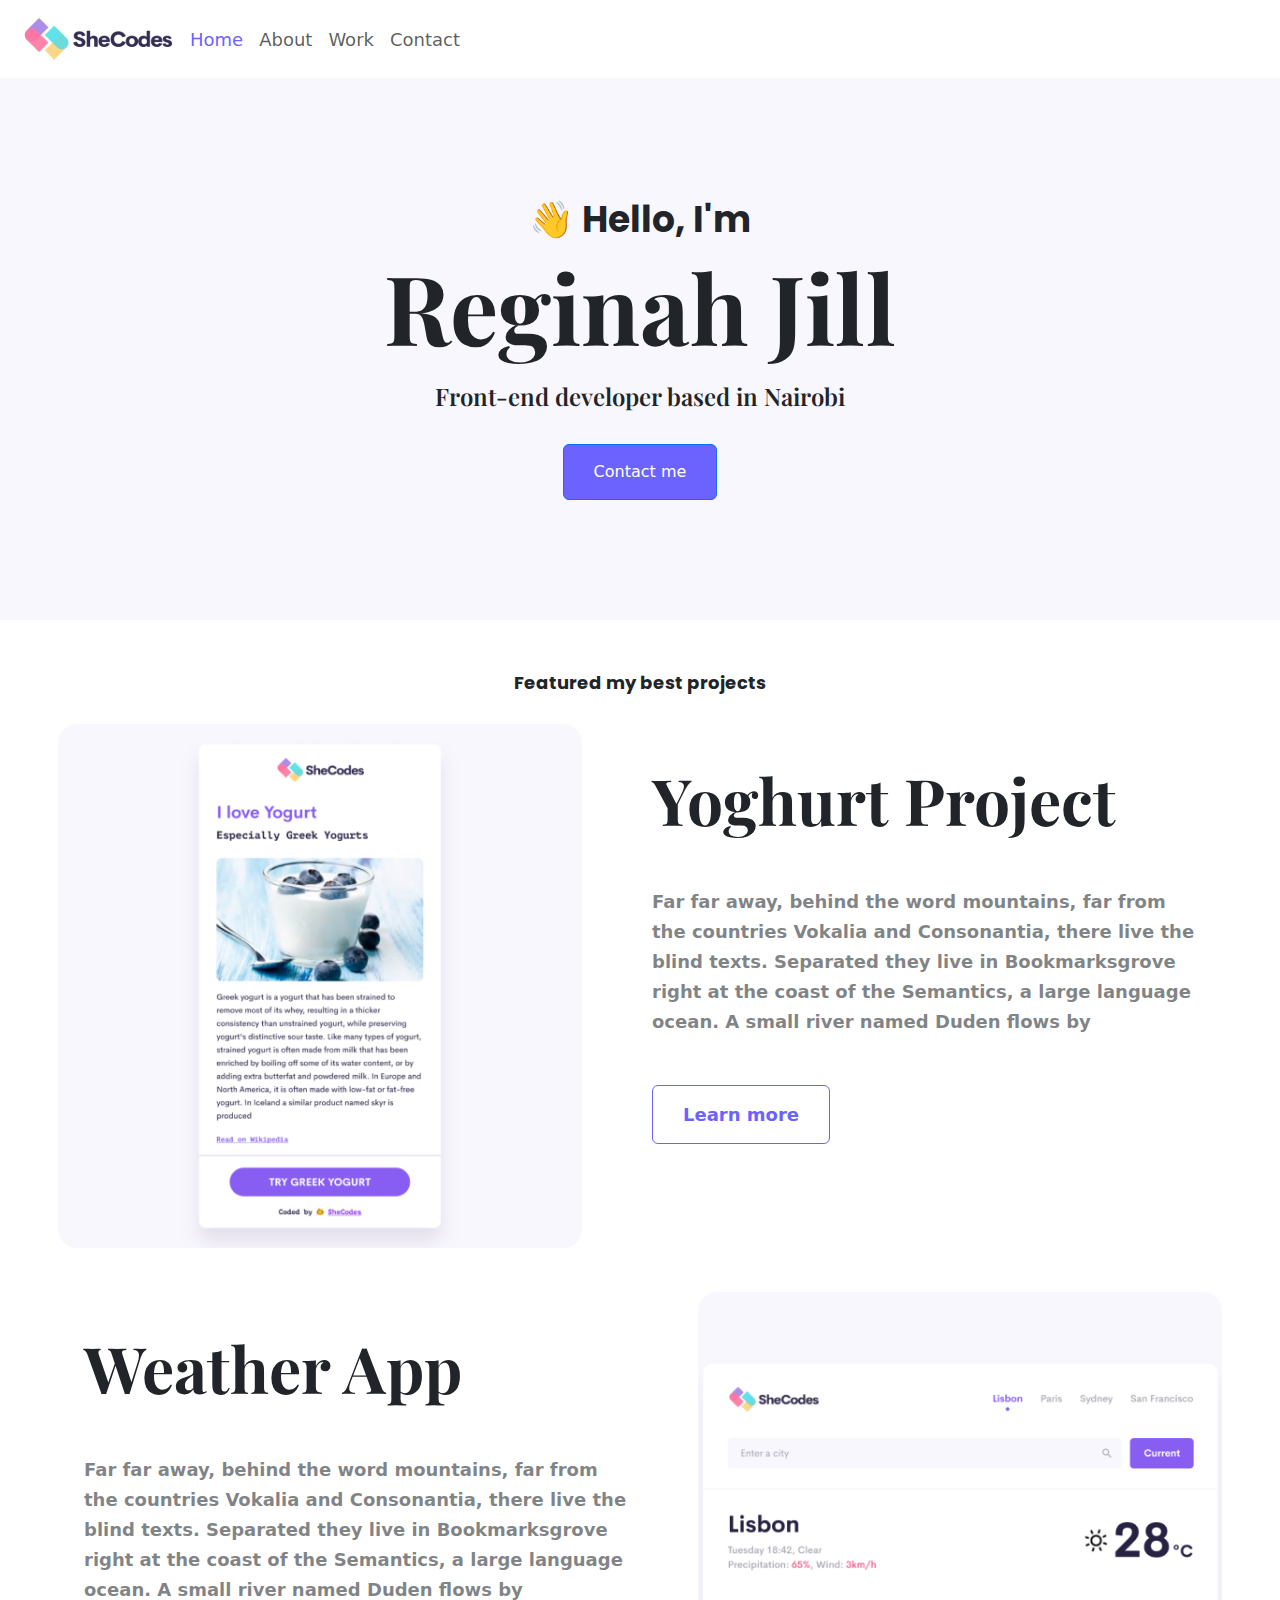
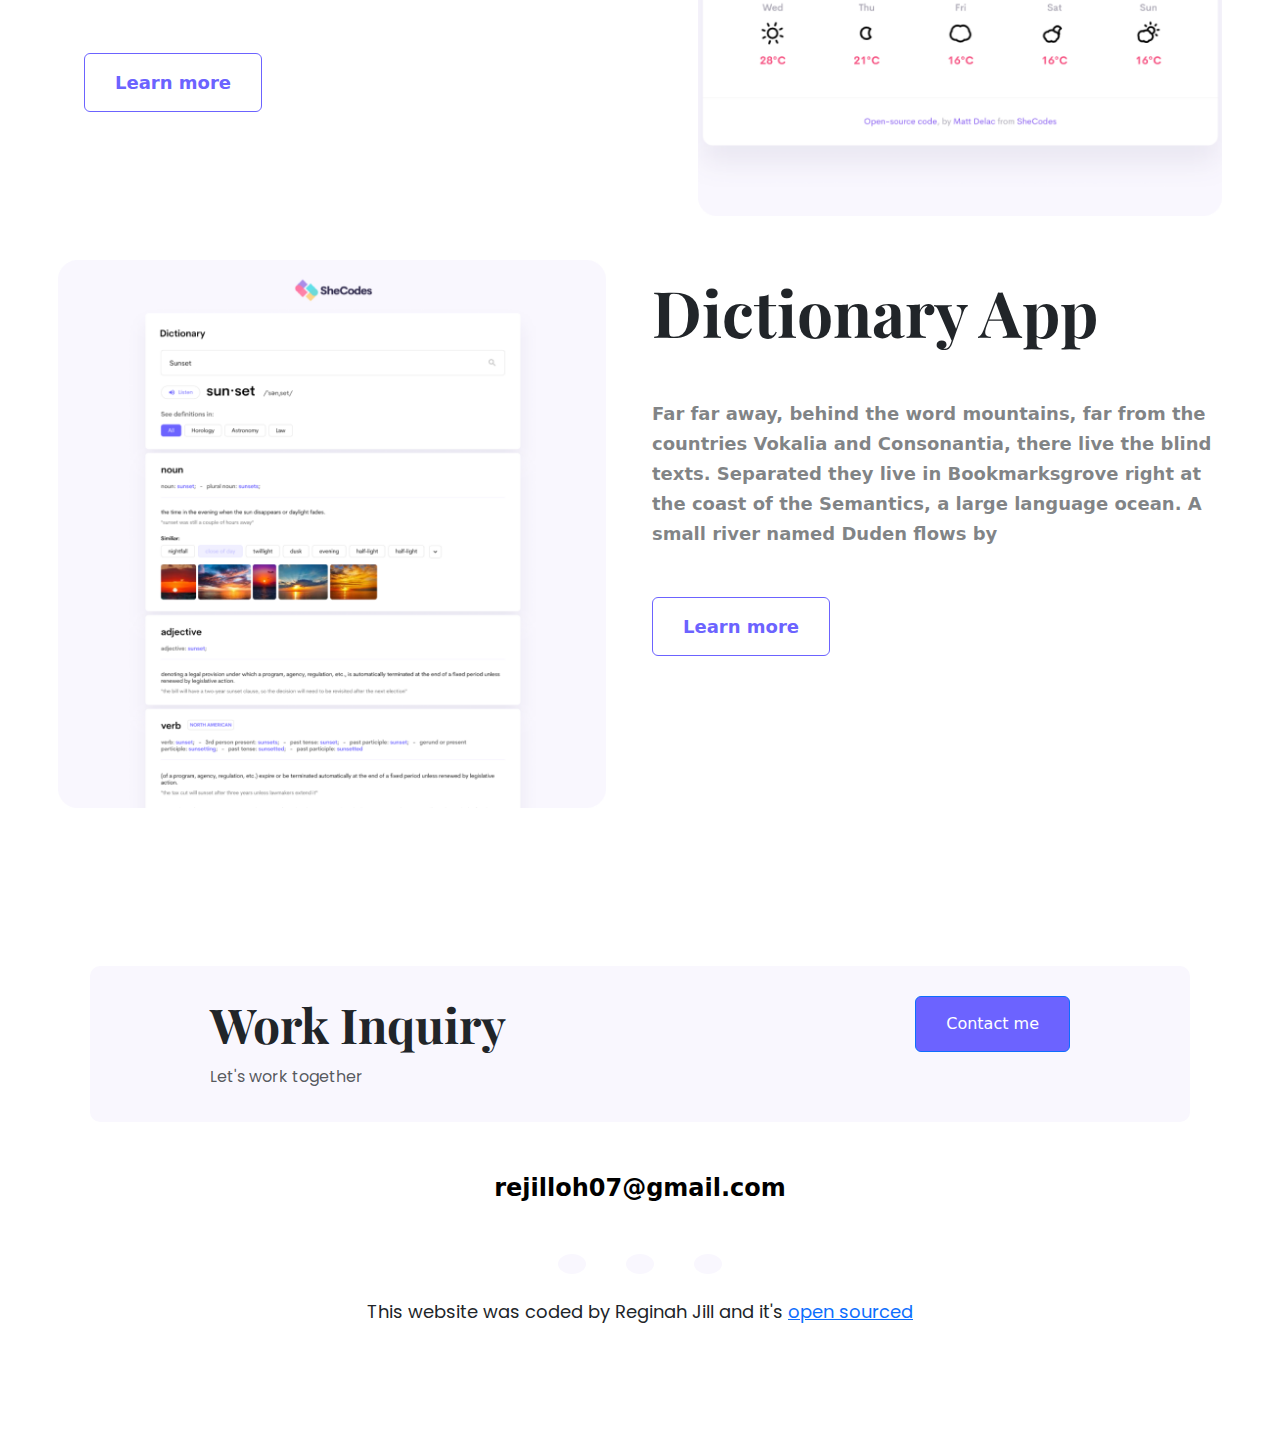
<file: index.html>
<!DOCTYPE html>
<html lang="en">
  <head>
    <meta charset="UTF-8" />
    <meta name="viewport" content="width=device-width, initial-scale=1.0" />
    <link
      href="https://cdn.jsdelivr.net/npm/bootstrap@5.3.3/dist/css/bootstrap.min.css"
      rel="stylesheet"
      integrity="sha384-QWTKZyjpPEjISv5WaRU9OFeRpok6YctnYmDr5pNlyT2bRjXh0JMhjY6hW+ALEwIH"
      crossorigin="anonymous"
    />
    <script
      src="https://cdn.jsdelivr.net/npm/bootstrap@5.3.3/dist/js/bootstrap.bundle.min.js"
      integrity="sha384-YvpcrYf0tY3lHB60NNkmXc5s9fDVZLESaAA55NDzOxhy9GkcIdslK1eN7N6jIeHz"
      crossorigin="anonymous"
    ></script>
    <link
      rel="stylesheet"
      href="https://cdnjs.cloudflare.com/ajax/libs/font-awesome/6.5.2/css/all.min.css"
      integrity="sha512-SnH5WK+bZxgPHs44uWIX+LLJAJ9/2PkPKZ5QiAj6Ta86w+fsb2TkcmfRyVX3pBnMFcV7oQPJkl9QevSCWr3W6A=="
      crossorigin="anonymous"
      referrerpolicy="no-referrer"
    />
    <meta
      name="description"
      content="About her, her projects and how to contact her"
    />
    <link rel="stylesheet" href="styles.css" />
    <title>Front-end developer- Reginah Jill</title>
  </head>
  <body>
    <nav class="navbar navbar-expand-lg bg-body-tertiary">
      <div class="container-fluid">
        <img src="images/logo.png" alt="SheCodes logo" class="img-fluid" />
        <button
          class="navbar-toggler"
          type="button"
          data-bs-toggle="collapse"
          data-bs-target="#navbarNavAltMarkup"
          aria-controls="navbarNavAltMarkup"
          aria-expanded="false"
          aria-label="Toggle navigation"
        >
          <span class="navbar-toggler-icon"></span>
        </button>
        <div class="collapse navbar-collapse" id="navbarNavAltMarkup">
          <div class="navbar-nav">
            <a class="nav-link active" aria-current="page" href="index.html"
              >Home</a
            >
            <a class="nav-link" href="about.html">About</a>
            <a class="nav-link" href="work.html">Work</a>
            <a class="nav-link" href="contact.html">Contact</a>
          </div>
        </div>
      </div>
    </nav>

    <div class="hero">
      <h4>👋 Hello, I'm</h4>
      <h1>Reginah Jill</h1>
      <p class="mb-4">Front-end developer based in Nairobi</p>
      <a href="contact.html" class="btn btn-primary" title="Contacts"
        >Contact me</a
      >
    </div>

    <!--projects-->
    <section class="projects">
      <div class="projects-container p-5">
        <p class="text">Featured my best projects</p>
        <div class="row mb-4">
          <div class="col d-none d-lg-block">
            <img src="images/yoghurt.png" alt="Yoghurt" class="img-fluid" />
          </div>
          <div class="col p-5 yoghurt">
            <h1 class="description">Yoghurt Project</h1>
            <p class="description-text text-muted opacity-75">
              Far far away, behind the word mountains, far from the countries
              Vokalia and Consonantia, there live the blind texts. Separated
              they live in Bookmarksgrove right at the coast of the Semantics, a
              large language ocean. A small river named Duden flows by
            </p>
            <a href="work.html" class="btn learn-more" title="More information"
              >Learn more</a
            >
          </div>
        </div>

        <div class="row mb-4">
          <div class="col p-5 weather-app">
            <h1 class="description">Weather App</h1>
            <p class="description-text text-muted opacity-75">
              Far far away, behind the word mountains, far from the countries
              Vokalia and Consonantia, there live the blind texts. Separated
              they live in Bookmarksgrove right at the coast of the Semantics, a
              large language ocean. A small river named Duden flows by
            </p>
            <a href="work.html" class="btn learn-more" title="More information"
              >Learn more</a
            >
          </div>
          <div class="col d-none d-lg-block">
            <img
              src="images/weather-app.png"
              alt="Weather-app"
              class="img-fluid"
            />
          </div>
        </div>

        <div class="row">
          <div class="col d-none d-lg-block">
            <img
              src="images/dictionary.png"
              alt="dictionary"
              class="img-fluid"
            />
          </div>
          <div class="col p-4 dictionary">
            <h1 class="description">Dictionary App</h1>
            <p class="description-text text-muted opacity-75">
              Far far away, behind the word mountains, far from the countries
              Vokalia and Consonantia, there live the blind texts. Separated
              they live in Bookmarksgrove right at the coast of the Semantics, a
              large language ocean. A small river named Duden flows by
            </p>
            <a href="work.html" class="btn learn-more" title="More information"
              >Learn more</a
            >
          </div>
        </div>
      </div>
    </section>
    <footer class="container">
      <div class="contact-box d-none d-md-flex justify-content-between mb-5">
        <div>
          <h3 class="footer-h3">Work Inquiry</h3>
          <p class="footer-p text-muted">Let's work together</p>
        </div>
        <div>
          <a href="contact.html" class="btn btn-primary">Contact me</a>
        </div>
      </div>
      <div class="d-flex justify-content-center mb-5">
        <a href="mailto:rejilloh07@gmail.com" class="email"
          >rejilloh07@gmail.com</a
        >
      </div>
      <div class="social-media d-flex justify-content-center">
        <a href="https://github.com/jill-7" target="_blank">
          <i class="fa-brands fa-github"></i>
        </a>
        <a
          href="https://www.instagram.com/_ja.mal7?igsh=MW93ajZmMjRrc2J3Yg=="
          target="_blank"
        >
          <i class="fa-brands fa-instagram"></i>
        </a>
        <a href="https://x.com/_heyyounotyou?s=08" target="_blank">
          <i class="fa-brands fa-twitter"></i>
        </a>
      </div>
      <p class="text-center mt-4">
        This website was coded by Reginah Jill and it's
        <a href="https://github.com/jill-7/portfolio-project" target="_blank"
          >open sourced</a
        >
      </p>
    </footer>
  </body>
</html>
</file>
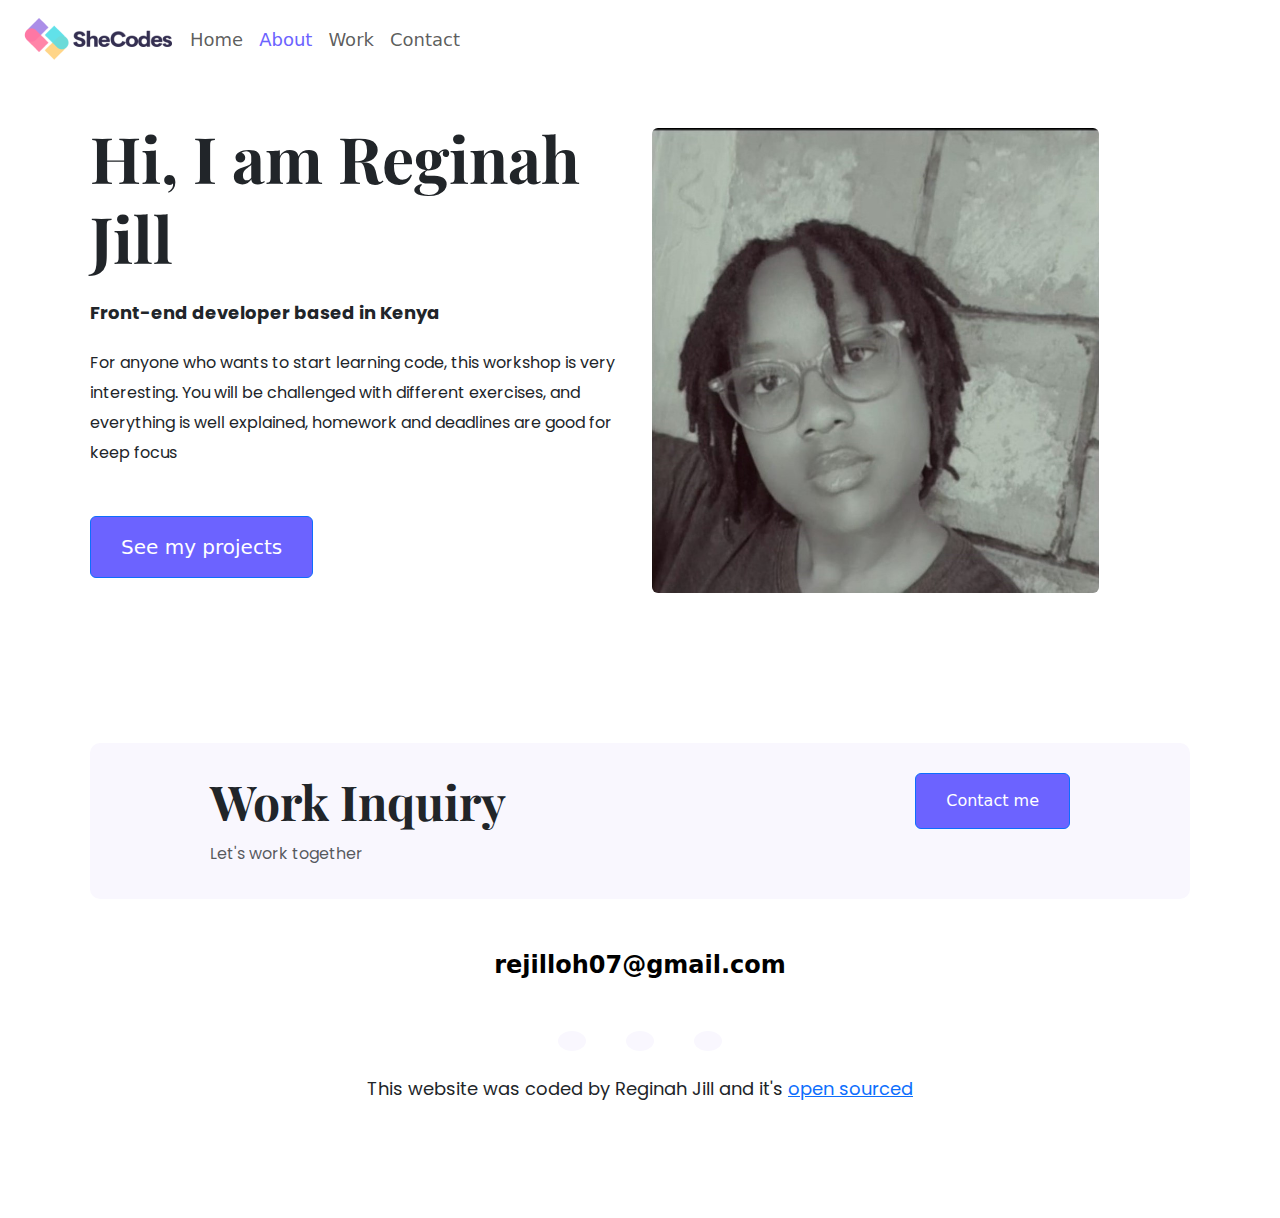
<file: about.html>
<!DOCTYPE html>
<html lang="en">
  <head>
    <meta charset="UTF-8" />
    <meta name="viewport" content="width=device-width, initial-scale=1.0" />
    <link
      href="https://cdn.jsdelivr.net/npm/bootstrap@5.3.3/dist/css/bootstrap.min.css"
      rel="stylesheet"
      integrity="sha384-QWTKZyjpPEjISv5WaRU9OFeRpok6YctnYmDr5pNlyT2bRjXh0JMhjY6hW+ALEwIH"
      crossorigin="anonymous"
    />
    <script
      src="https://cdn.jsdelivr.net/npm/bootstrap@5.3.3/dist/js/bootstrap.bundle.min.js"
      integrity="sha384-YvpcrYf0tY3lHB60NNkmXc5s9fDVZLESaAA55NDzOxhy9GkcIdslK1eN7N6jIeHz"
      crossorigin="anonymous"
    ></script>
    <link
      rel="stylesheet"
      href="https://cdnjs.cloudflare.com/ajax/libs/font-awesome/6.5.2/css/all.min.css"
      integrity="sha512-SnH5WK+bZxgPHs44uWIX+LLJAJ9/2PkPKZ5QiAj6Ta86w+fsb2TkcmfRyVX3pBnMFcV7oQPJkl9QevSCWr3W6A=="
      crossorigin="anonymous"
      referrerpolicy="no-referrer"
    />
    <link rel="stylesheet" href="styles.css" />
    <title>About Jill</title>
  </head>
  <body>
    <nav class="navbar navbar-expand-lg bg-body-tertiary">
      <div class="container-fluid">
        <img src="images/logo.png" alt="SheCodes logo" class="img-fluid" />
        <button
          class="navbar-toggler"
          type="button"
          data-bs-toggle="collapse"
          data-bs-target="#navbarNavAltMarkup"
          aria-controls="navbarNavAltMarkup"
          aria-expanded="false"
          aria-label="Toggle navigation"
        >
          <span class="navbar-toggler-icon"></span>
        </button>
        <div class="collapse navbar-collapse" id="navbarNavAltMarkup">
          <div class="navbar-nav">
            <a class="nav-link" aria-current="page" href="index.html">Home</a>
            <a class="nav-link active" href="about.html">About</a>
            <a class="nav-link" href="work.html">Work</a>
            <a class="nav-link" href="contact.html">Contact</a>
          </div>
        </div>
      </div>
    </nav>

    <div class="container">
      <div class="row">
        <div class="col">
          <h1 class="about-h1 mb-4">Hi, I am Reginah Jill</h1>
          <h2 class="about-h2">Front-end developer based in Kenya</h2>
          <p class="mb-5 about-p">
            For anyone who wants to start learning code, this workshop is very
            interesting. You will be challenged with different exercises, and
            everything is well explained, homework and deadlines are good for
            keep focus
          </p>
          <a href="work.html" class="btn btn-primary fs-5" title="My work"
            >See my projects</a
          >
        </div>
        <div class="col img-fluid">
          <img src="images/jilloh.jpg" alt="My image" class="image" />
        </div>
      </div>
    </div>
    <footer class="container">
      <div class="contact-box d-none d-md-flex justify-content-between mb-5">
        <div>
          <h3 class="footer-h3">Work Inquiry</h3>
          <p class="footer-p text-muted">Let's work together</p>
        </div>
        <div>
          <a href="contact.html" class="btn btn-primary">Contact me</a>
        </div>
      </div>
      <div class="d-flex justify-content-center mb-5">
        <a href="mailto:rejilloh07@gmail.com" class="email"
          >rejilloh07@gmail.com</a
        >
      </div>
      <div class="social-media d-flex justify-content-center">
        <a href="https://github.com/jill-7" target="_blank">
          <i class="fa-brands fa-github"></i>
        </a>
        <a
          href="https://www.instagram.com/_ja.mal7?igsh=MW93ajZmMjRrc2J3Yg=="
          target="_blank"
        >
          <i class="fa-brands fa-instagram"></i>
        </a>
        <a href="https://x.com/_heyyounotyou?s=08" target="_blank">
          <i class="fa-brands fa-twitter"></i>
        </a>
      </div>
      <p class="text-center mt-4">
        This website was coded by Reginah Jill and it's
        <a href="https://github.com/jill-7/portfolio-project" target="_blank"
          >open sourced</a
        >
      </p>
    </footer>
  </body>
</html>
</file>
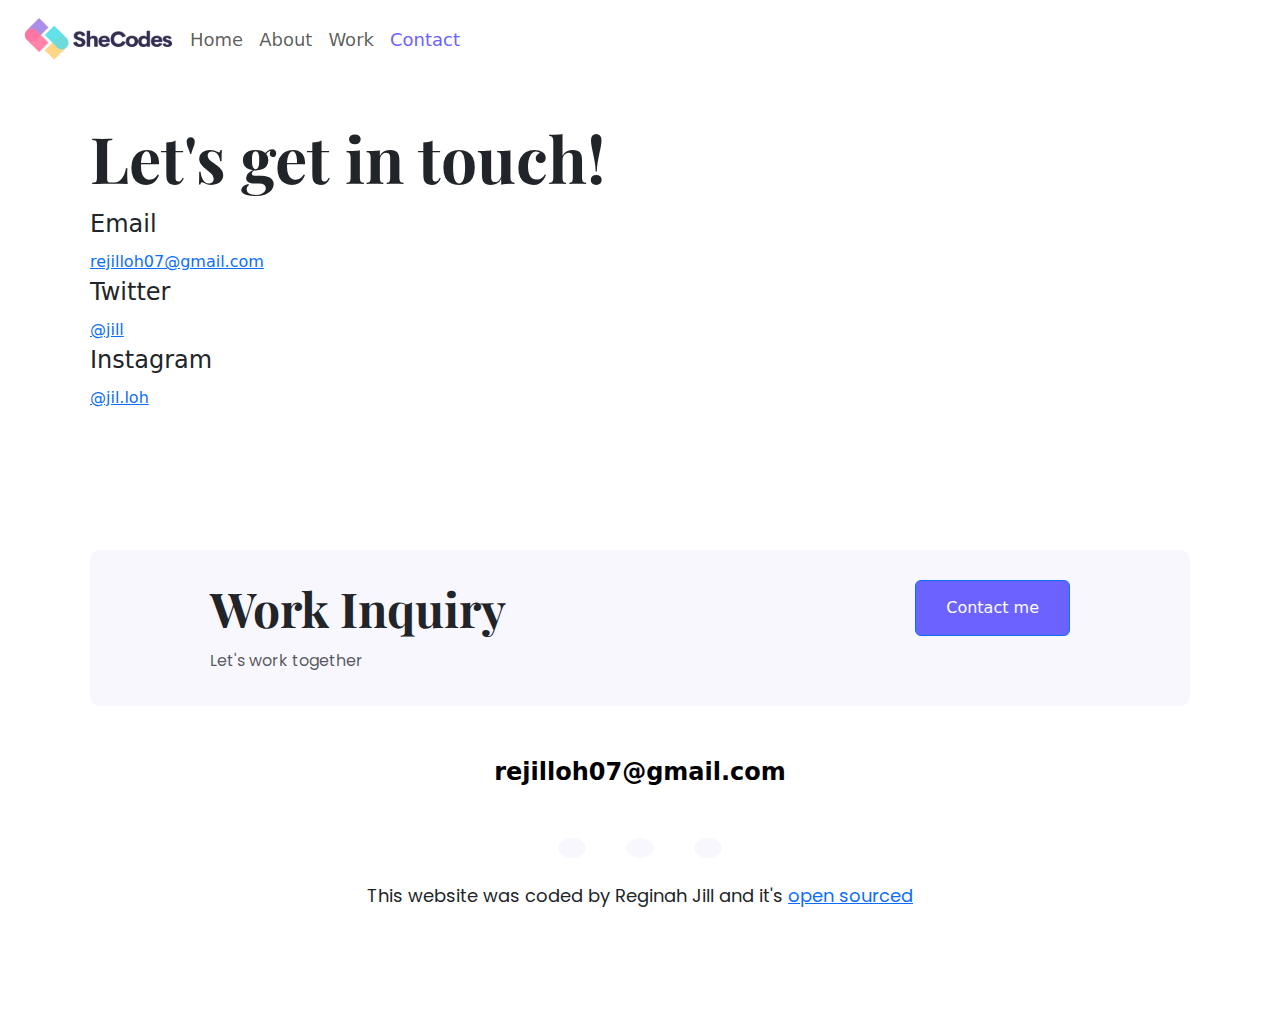
<file: contact.html>
<!DOCTYPE html>
<html lang="en">
  <head>
    <meta charset="UTF-8" />
    <meta name="viewport" content="width=device-width, initial-scale=1.0" />
    <link
      href="https://cdn.jsdelivr.net/npm/bootstrap@5.3.3/dist/css/bootstrap.min.css"
      rel="stylesheet"
      integrity="sha384-QWTKZyjpPEjISv5WaRU9OFeRpok6YctnYmDr5pNlyT2bRjXh0JMhjY6hW+ALEwIH"
      crossorigin="anonymous"
    />
    <script
      src="https://cdn.jsdelivr.net/npm/bootstrap@5.3.3/dist/js/bootstrap.bundle.min.js"
      integrity="sha384-YvpcrYf0tY3lHB60NNkmXc5s9fDVZLESaAA55NDzOxhy9GkcIdslK1eN7N6jIeHz"
      crossorigin="anonymous"
    ></script>
    <link
      rel="stylesheet"
      href="https://cdnjs.cloudflare.com/ajax/libs/font-awesome/6.5.2/css/all.min.css"
      integrity="sha512-SnH5WK+bZxgPHs44uWIX+LLJAJ9/2PkPKZ5QiAj6Ta86w+fsb2TkcmfRyVX3pBnMFcV7oQPJkl9QevSCWr3W6A=="
      crossorigin="anonymous"
      referrerpolicy="no-referrer"
    />
    <link rel="stylesheet" href="styles.css" />
    <title>Contacts</title>
  </head>
  <body>
    <nav class="navbar navbar-expand-lg bg-body-tertiary">
      <div class="container-fluid">
        <img src="images/logo.png" alt="SheCodes logo" class="img-fluid" />
        <button
          class="navbar-toggler"
          type="button"
          data-bs-toggle="collapse"
          data-bs-target="#navbarNavAltMarkup"
          aria-controls="navbarNavAltMarkup"
          aria-expanded="false"
          aria-label="Toggle navigation"
        >
          <span class="navbar-toggler-icon"></span>
        </button>
        <div class="collapse navbar-collapse" id="navbarNavAltMarkup">
          <div class="navbar-nav">
            <a class="nav-link" aria-current="page" href="index.html">Home</a>
            <a class="nav-link" href="about.html">About</a>
            <a class="nav-link" href="work.html">Work</a>
            <a class="nav-link active" href="contact.html">Contact</a>
          </div>
        </div>
      </div>
    </nav>

    <div class="container">
      <h1 class="contact-h1">Let's get in touch!</h1>
      <h3 class="contact-h3">Email</h3>
      <a href="mailto:rejilloh07@gmail.com" target="_blank"
        >rejilloh07@gmail.com</a
      >
      <h3 class="contact-h3">Twitter</h3>
      <a href="https://x.com/_heyyounotyou?s=08" target="_blank">@jill</a>
      <h3 class="contact-h3">Instagram</h3>
      <a
        href="https://www.instagram.com/_ja.mal7?igsh=MW93ajZmMjRrc2J3Yg=="
        target="_blank"
        >@jil.loh</a
      >
    </div>
    <footer class="container">
      <div class="contact-box d-none d-md-flex justify-content-between mb-5">
        <div>
          <h3 class="footer-h3">Work Inquiry</h3>
          <p class="footer-p text-muted">Let's work together</p>
        </div>
        <div>
          <a href="contact.html" class="btn btn-primary">Contact me</a>
        </div>
      </div>
      <div class="d-flex justify-content-center mb-5">
        <a href="mailto:rejilloh07@gmail.com" class="email"
          >rejilloh07@gmail.com</a
        >
      </div>
      <div class="social-media d-flex justify-content-center">
        <a href="https://github.com/jill-7" target="_blank">
          <i class="fa-brands fa-github"></i>
        </a>
        <a
          href="https://www.instagram.com/_ja.mal7?igsh=MW93ajZmMjRrc2J3Yg=="
          target="_blank"
        >
          <i class="fa-brands fa-instagram"></i>
        </a>
        <a href="https://x.com/_heyyounotyou?s=08" target="_blank">
          <i class="fa-brands fa-twitter"></i>
        </a>
      </div>
      <p class="text-center mt-4">
        This website was coded by Reginah Jill and it's
        <a href="https://github.com/jill-7/portfolio-project" target="_blank"
          >open sourced</a
        >
      </p>
    </footer>
  </body>
</html>
</file>
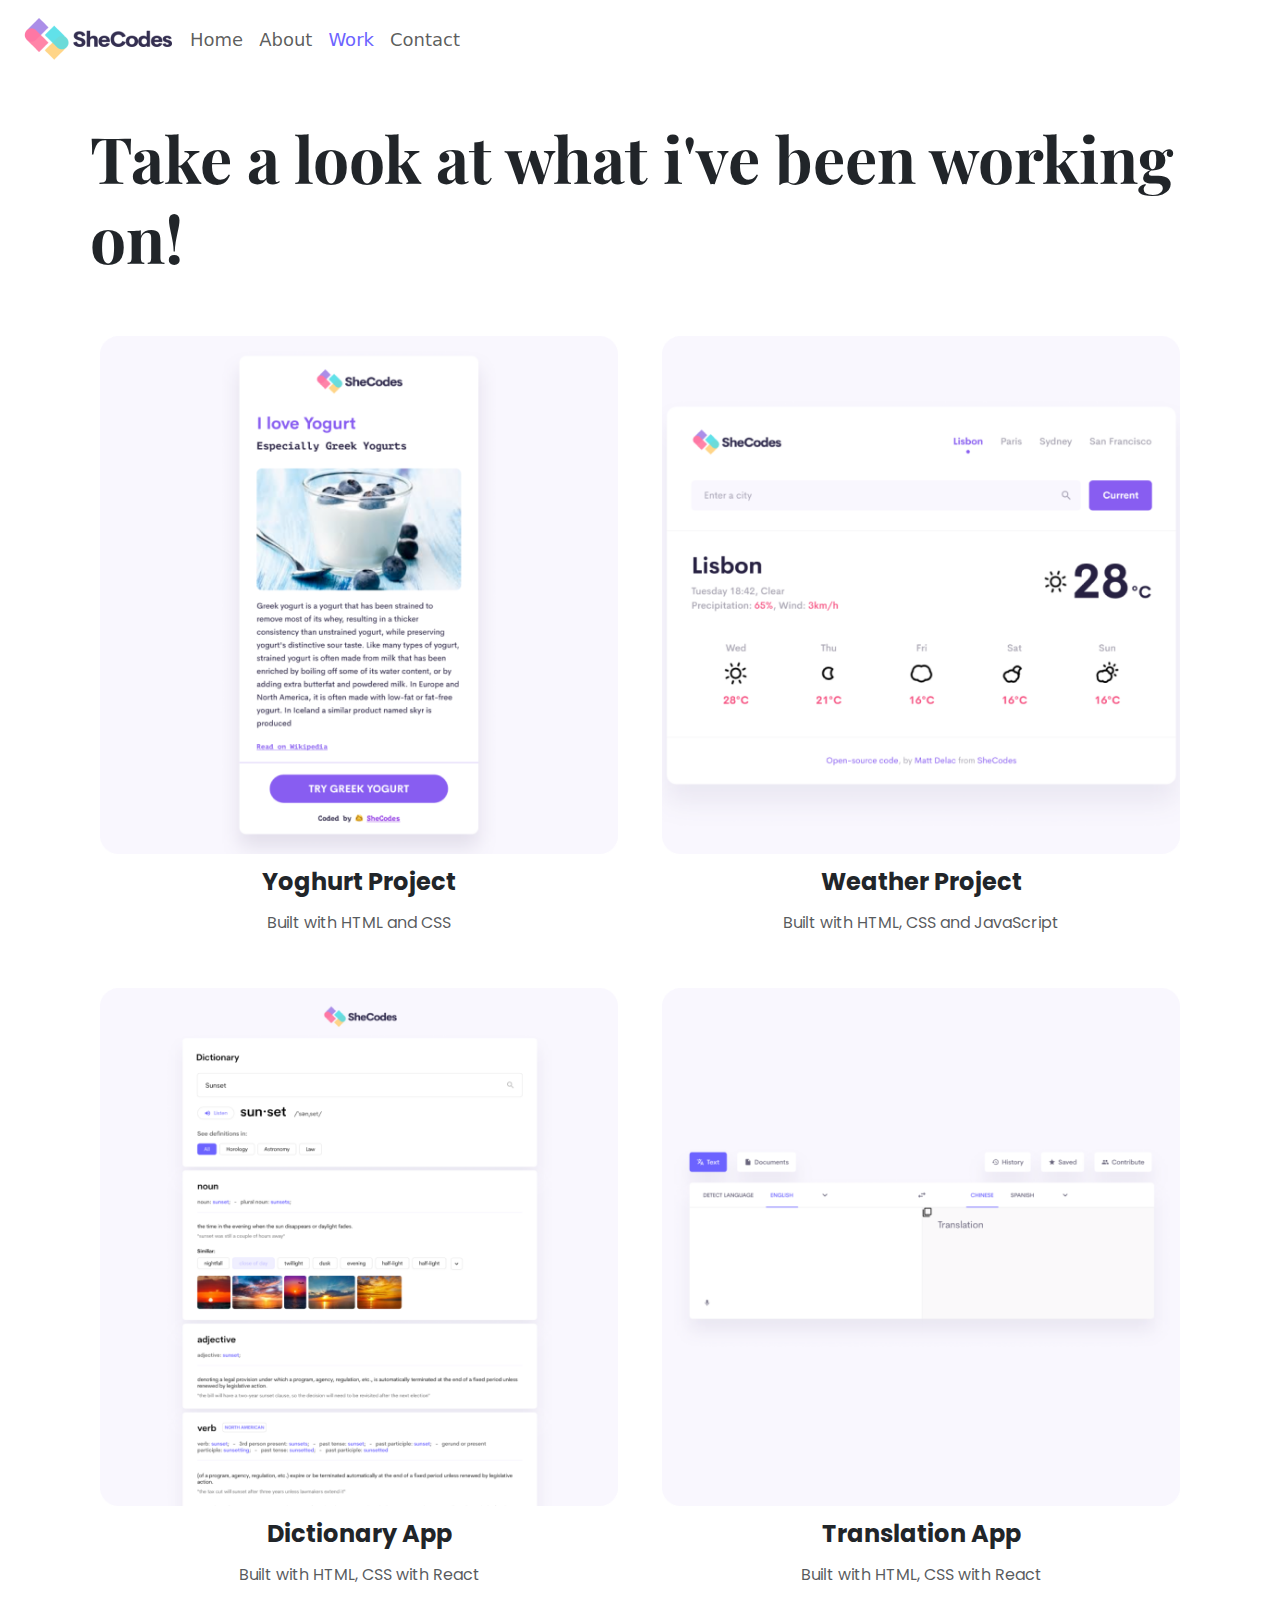
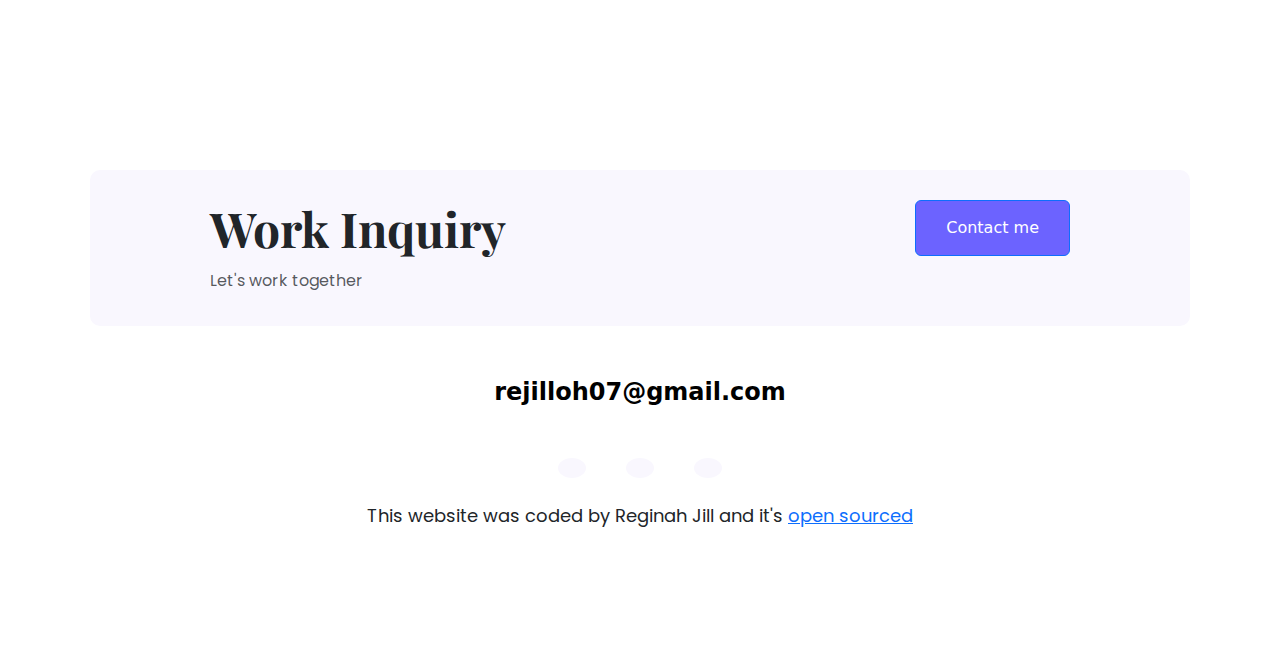
<file: work.html>
<!DOCTYPE html>
<html lang="en">
  <head>
    <meta charset="UTF-8" />
    <meta name="viewport" content="width=device-width, initial-scale=1.0" />
    <link
      href="https://cdn.jsdelivr.net/npm/bootstrap@5.3.3/dist/css/bootstrap.min.css"
      rel="stylesheet"
      integrity="sha384-QWTKZyjpPEjISv5WaRU9OFeRpok6YctnYmDr5pNlyT2bRjXh0JMhjY6hW+ALEwIH"
      crossorigin="anonymous"
    />
    <script
      src="https://cdn.jsdelivr.net/npm/bootstrap@5.3.3/dist/js/bootstrap.bundle.min.js"
      integrity="sha384-YvpcrYf0tY3lHB60NNkmXc5s9fDVZLESaAA55NDzOxhy9GkcIdslK1eN7N6jIeHz"
      crossorigin="anonymous"
    ></script>
    <link
      rel="stylesheet"
      href="https://cdnjs.cloudflare.com/ajax/libs/font-awesome/6.5.2/css/all.min.css"
      integrity="sha512-SnH5WK+bZxgPHs44uWIX+LLJAJ9/2PkPKZ5QiAj6Ta86w+fsb2TkcmfRyVX3pBnMFcV7oQPJkl9QevSCWr3W6A=="
      crossorigin="anonymous"
      referrerpolicy="no-referrer"
    />
    <link rel="stylesheet" href="styles.css" />
    <title>Projects</title>
  </head>
  <body>
    <nav class="navbar navbar-expand-lg bg-body-tertiary">
      <div class="container-fluid">
        <img src="images/logo.png" alt="SheCodes logo" class="img-fluid" />
        <button
          class="navbar-toggler"
          type="button"
          data-bs-toggle="collapse"
          data-bs-target="#navbarNavAltMarkup"
          aria-controls="navbarNavAltMarkup"
          aria-expanded="false"
          aria-label="Toggle navigation"
        >
          <span class="navbar-toggler-icon"></span>
        </button>
        <div class="collapse navbar-collapse" id="navbarNavAltMarkup">
          <div class="navbar-nav">
            <a class="nav-link" aria-current="page" href="index.html">Home</a>
            <a class="nav-link" href="about.html">About</a>
            <a class="nav-link active" href="work.html">Work</a>
            <a class="nav-link" href="contact.html">Contact</a>
          </div>
        </div>
      </div>
    </nav>

    <div class="container">
      <h1 class="work-h1">Take a look at what i've been working on!</h1>
      <div class="content">
        <div class="row">
          <div class="col-md-6 mb-4">
            <img src="images/yoghurt.png" alt="Yoghurt" class="img-fluid" />
            <h3 class="work-h3">Yoghurt Project</h3>
            <p class="work-p text-muted">Built with HTML and CSS</p>
          </div>
          <div class="col-md-6 mb-4">
            <img
              src="images/weather-app.png"
              alt="Weather-app"
              class="img-fluid"
            />
            <h3 class="work-h3">Weather Project</h3>
            <p class="work-p text-muted">Built with HTML, CSS and JavaScript</p>
          </div>

          <div class="col-md-6 mb-4">
            <img
              src="images/dictionary.png"
              alt="Dictionary-app"
              class="img-fluid"
            />
            <h3 class="work-h3">Dictionary App</h3>
            <p class="work-p text-muted">Built with HTML, CSS with React</p>
          </div>
          <div class="col-md-6 mb-4">
            <img
              src="images/translation-app.png"
              alt="Translation-app"
              class="img-fluid"
            />
            <h3 class="work-h3">Translation App</h3>
            <p class="work-p text-muted">Built with HTML, CSS with React</p>
          </div>
        </div>
      </div>
    </div>
    <footer class="container">
      <div class="contact-box d-none d-md-flex justify-content-between mb-5">
        <div>
          <h3 class="footer-h3">Work Inquiry</h3>
          <p class="footer-p text-muted">Let's work together</p>
        </div>
        <div>
          <a href="contact.html" class="btn btn-primary">Contact me</a>
        </div>
      </div>
      <div class="d-flex justify-content-center mb-5">
        <a href="mailto:rejilloh07@gmail.com" class="email"
          >rejilloh07@gmail.com</a
        >
      </div>
      <div class="social-media d-flex justify-content-center">
        <a href="https://github.com/jill-7" target="_blank">
          <i class="fa-brands fa-github"></i>
        </a>
        <a
          href="https://www.instagram.com/_ja.mal7?igsh=MW93ajZmMjRrc2J3Yg=="
          target="_blank"
        >
          <i class="fa-brands fa-instagram"></i>
        </a>
        <a href="https://x.com/_heyyounotyou?s=08" target="_blank">
          <i class="fa-brands fa-twitter"></i>
        </a>
      </div>
      <p class="text-center mt-4">
        This website was coded by Reginah Jill and it's
        <a href="https://github.com/jill-7/portfolio-project" target="_blank"
          >open sourced</a
        >
      </p>
    </footer>
  </body>
</html>
</file>
<file: styles.css>
@font-face {
  font-family: 'Poppins';
  src: url("images/Poppins-Bold.ttf");
}
@font-face {
  font-family: 'PlayfairDisplay';
  src: url("images/PlayfairDisplay-VariableFont_wght.ttf");
}
body {
  overflow-x: hidden;
  box-sizing: border-box;
}

.hero {
  text-align: center;
  background: #F9F7FE;
  padding: 120px 20px;
}
.hero h4 {
  font-size: 36px;
  font-weight: bold;
  font-family: 'Poppins';
}
 h1 {
  font-size: 96px;
  font-weight: bold;
  font-family: 'PlayfairDisplay';
}
.hero p {
  font-size: 24px;
  font-weight: 600;
  line-height: 2;
  font-family: 'PlayfairDisplay';
}
.btn {
  color: white;
  padding: 15px 30px;
  background-color: #6c63ff;
}
/*projects*/

.projects .projects-container .text {
  text-align: center;
  font-size: 18px;
  line-height: 30px;
  font-family: 'Poppins';
  font-weight: 100;
}
.description {
  font-size: 64px;
  font-family: 'PlayfairDisplay' ;
  font-weight: bold;
  margin-bottom: 3rem;
  line-height: 1.2;
}
.description-text {
  font-size: 18px;
  font-weight: 600;
  line-height: 30px;
  color: #6c757d;
  margin-bottom: 3rem;
}
.learn-more {
  color: #6c63ff;
  background-color: white;
  border: 1px solid #6c63ff;
  font-size: 18px;
  line-height: 27px;
  font-weight: 600;
}
.home {
  color: #6c63ff;
}
@media (max-width: 900px) {
  h1 {
    font-size: 60px;
  }
  .yoghurt {
    text-align: center;
    
  }
  .weather-app {
    text-align: center;
  }
  .dictionary {
    text-align: center;
  }
  .description {
    font-size: 40px;
  }
}
 /*ABOUT*/
.image {
  height: 465px;
  border-radius: 6px;
}
.container {
  padding: 40px 20px;
}
.about-h1 {
  font-size: 64px;
  line-height: 80px;
}
.about-h2 {
  font-size: 18px;
  font-weight: bold;
  font-family: 'Poppins';
  margin-bottom: 1.5rem;
}
.about-p {
  font-family: 'Poppins-regular';
  line-height: 30px;
  font-size: 16px;
  font-weight: normal;
}
@font-face {
  font-family: 'Poppins-regular';
  src: url("images/Poppins-Regular.ttf");
}
@media (max-width: 768px) {
  .image {
    margin-top: 20px;
  }
}

/*WORK*/

.work-h1 {
  font-size: 64px;
  line-height: 80px;
  margin-bottom: 3rem;
}
.work-h3 {
  font-size: 24px;
  line-height: 1.5;
  text-align: center;
  font-weight: bold;
  font-family: 'Poppins';
}
.work-p {
  font-size: 16px;
  text-align: center;
  line-height: 30px;
  font-weight: normal;
  margin-bottom: 1rem;
  font-family: 'Poppins-regular';
}
.mb-4 {
  margin-bottom: 1.5rem;
}
@media(max-width: 768px) {
  .work-h1 {
    text-align: center;
    font-size: 44px;
    line-height: 1.2;
  }
}

/*CONTACT*/
.contact-h1 {
  font-size: 64px;
  line-height: 80px;
}
.contact-h3 {
  font-size: 24px;
  line-height: 1.5;
  
}

/*all pages*/
.active {
  color: #6c63ff !important;
}
.nav-link {
  font-size: 18px;
}
.img-fluid {
  padding: 10px;
}
.bg-body-tertiary {
  background-color: white !important;
}

/*footer*/
footer {
  margin: 60px 0;
}
footer .contact-box {
  padding: 30px 120px;
  background-color: #F9F7FE;
  border-radius: 10px;
  
}
.footer-h3 {
  font-size: 48px;
  font-family: 'PlayfairDisplay';
  font-weight: bold;
  line-height: 1.2;
}
.footer-p {
  margin: 0;
  font-size: 16px;
  line-height: 30px;
  font-family: 'Poppins-regular';
}
footer .social-media a {
  margin: 0 20px;
  padding: 10px 14px;
  border-radius: 50%;
  font-size: 18px;
  background: #F9F7FE;
  color: #6c63ff;
  transition: all 100ms ease-in-out;
}
footer .email {
  font-size: 24px;
  text-decoration: none;
  color: #000;
  font-weight: 600;
}
footer .social-media a:hover {
  color: #F9F7FE;
  background: #6c63ff;
}
footer .email:hover {
  color: #6c63ff;
}
@media(min-width: 768px) {
  .d-md-flex {
    display: flex;
  }

}
.text-center {
  font-size: 18px;
  font-family: 'Poppins-regular';
}
</file>
